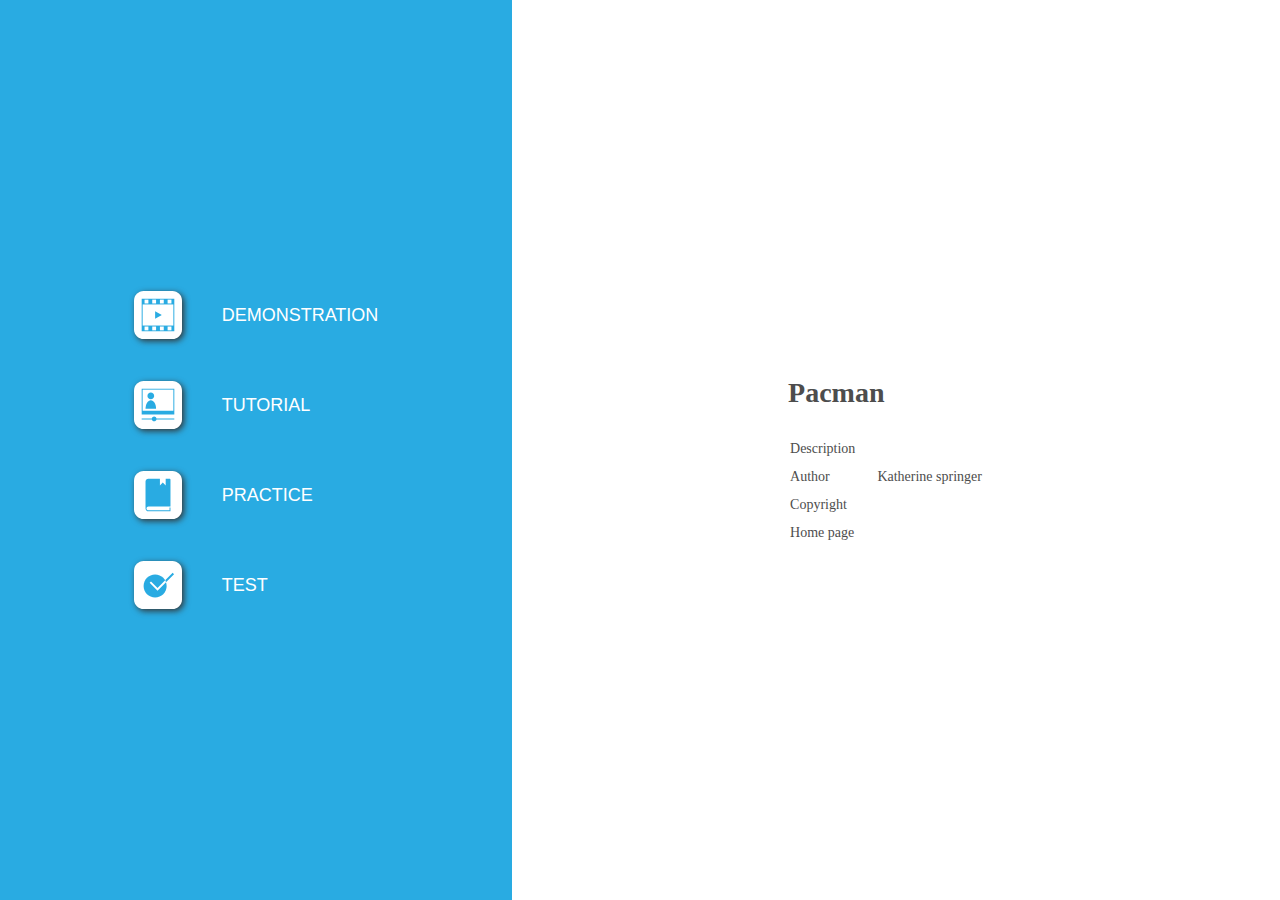
<file: index.html>
﻿<!DOCTYPE html>
<html lang="en-US" dir="ltr">
<head>
	<title>Pacman</title>
	<meta http-equiv="X-UA-Compatible" content="IE=Edge,chrome=1" />
	<meta http-equiv="Content-Type" content="text/html; charset=utf-8"/>
	<meta name="generator" content="ActivePresenter 9.0.7"/>
	<meta name="author" content="Katherine springer" />
	<meta name="copyright" content=" " />
	<meta name="description" content=""/>
	<meta name="viewport" content="initial-scale=1.0">
	<meta name="apple-mobile-web-app-capable" content="yes">

	<style>
		body {
			background-color: #ffffff;
			color: #4d4d4d;
			font-family: "Verdana";
			margin: 0px;
			padding: 0px;
			display: flex;
			flex-direction: row;
			min-height: 100vh;
		}
		.ap-mode-buttons-container {
			background-color: #29abe2;
			min-height: 100%;
			flex: 2;
			display: flex;
			justify-content: center;
			align-items: center;
		}
		.ap-mode-buttons {
			background-color: #29abe2;
			display: flex;
			flex-direction: column;
			align-items: flex-start;
			max-width: 100%;
		}
		.ap-mode-button {
			background-color: transparent;
			color: #ffffff;
			border: none;
			margin: 10px;
			text-transform: uppercase;
			display: flex;
			flex-direction: row;
			align-items: center;
		}
		.ap-project-information-container {
			min-height: 100%;
			flex: 3;
			display: flex;
			justify-content: center;
			align-items: center;
		}
		.ap-project-information {
			font-size: 14px;
		}

		.ap-mode-button svg {
			width: 48px;
			height: 48px;
			margin: 10px 20px 10px 20px;
			display: inline-block;
			filter: drop-shadow(2px 2px 3px #333333);
		}

		.ap-mode-button {
		}

		.ap-mode-button:hover {
			background-color: rgba(255, 255, 255, 0.2);
		}

		.ap-mode-button span {
			margin: 10px 20px 10px 20px;
			font-size: 18px;
		}

		h1 {
			font-size: 28px;
			font-weight: bold;
			margin: 25px 0px 25px 0px;
		}

		.ap-project-information td {
			padding: 5px 20px 5px 0px;
		}

		a:link {color:#4d4d4d; text-decoration:none;}
		a:visited {color:#4d4d4d; text-decoration:none}
		a:active {color:#4d4d4d; text-decoration:none}
		a:hover {color:#4d4d4d; text-decoration:none}
		
		@media (max-width: 1024px) and (orientation: portrait) {
			body {
				flex-direction: column;
			}
			.ap-mode-buttons-container {
				width: 100%;
				flex: 3;
			}
			.ap-project-information-container {
				width: 100%;
				flex: 2;
			}
		}
		
		@media (max-width: 640px) and (max-height: 640px) {
			.ap-mode-button svg {
				width: 32px;
				height: 32px;
			}
			.ap-mode-button span {
				margin: 5px 10px 5px 10px;
				font-size: 14px;
			}
			.ap-project-information {
				font-size: 12px;
			}
		}

	</style>

	<script type="text/javascript">
		var language = {"OpenPrezError":"Could not open presentation.\nError: ","TestIntro":"Choose this mode to do a test","TutorialIntro":"Tutorial mode","Practice":"Practice","PracticeIntro":"Choose this mode to practise more","Tutorial":"Tutorial","Homepage":"Home page","Copyright":"Copyright","DemoIntro":"Play presentation automatically","Test":"Test","Demo":"Demonstration","Author":"Author","Description":"Description"};
		var PlayModes = {
			DEMO: 1,
			TUT: 2,
			PRAC: 4,
			TEST: 8
		};

		var opmodes = 15;
		function openPrez(url, mode) {
			var fullUrl = '' + url;
			try {
				var margin = 40;
				var top = margin,
					left = margin,
					width = screen.availWidth - 2 * margin,
					height = screen.availHeight - 4 * margin;
				var styles = 'top=' + top + ',left=' + left + ',width=' + width + ',height=' + height
					+ ',location=no,toolbar=no,directories=no,status=no,menubar=no,scrollbars=yes,resizable=yes';
				var owin = window.open(encodeURI(fullUrl), '_blank', styles);
				if (owin)
					owin.focus();
			}
			catch (e) {
				alert(language.OpenPrezError + e);
			}
			return false;
		};
		function setElementText(id, text) {
			document.getElementById(id).innerHTML = text;
		}
		function setElementTitle(id, text) {
			document.getElementById(id).setAttribute('title', text);
		}
		function hideElement(id) {
			document.getElementById(id).style.display = 'none';
		}
	</script>
</head>

<body>
	<div class="ap-mode-buttons-container">
		<div class="ap-mode-buttons">
			<button id="ap-mode-demo" class="ap-mode-button" onclick="openPrez('demo.html')">
				<svg version="1.1" id="Layer_1" xmlns="http://www.w3.org/2000/svg" xmlns:xlink="http://www.w3.org/1999/xlink" x="0px" y="0px" viewBox="0 0 50 50" style="enable-background:new 0 0 50 50;" xml:space="preserve">
					<style type="text/css">
						.st0{fill:#FFFFFF;}
						.st1{fill:#29ABE2;}
					</style>
					<path class="st0" d="M40,50H10C4.48,50,0,45.52,0,40l0-30C0,4.48,4.48,0,10,0l30,0c5.52,0,10,4.48,10,10v30C50,45.52,45.52,50,40,50z"/>
					<rect x="8" y="8" transform="matrix(-1.836970e-16 1 -1 -1.836970e-16 50 3.552714e-15)" class="st1" width="34" height="34"/>
					<rect x="14" y="9" transform="matrix(-1.836970e-16 1 -1 -1.836970e-16 50 3.552714e-15)" class="st0" width="22" height="32"/>
					<rect x="35" y="9" transform="matrix(-1.836970e-16 1 -1 -1.836970e-16 48 -26)" class="st0" width="4" height="4"/>
					<rect x="35" y="37" transform="matrix(-1.836970e-16 1 -1 -1.836970e-16 76 2)" class="st0" width="4" height="4"/>
					<rect x="27" y="9" transform="matrix(-1.836970e-16 1 -1 -1.836970e-16 40 -18)" class="st0" width="4" height="4"/>
					<rect x="27" y="37" transform="matrix(-1.836970e-16 1 -1 -1.836970e-16 68 10)" class="st0" width="4" height="4"/>
					<rect x="19" y="9" transform="matrix(-1.836970e-16 1 -1 -1.836970e-16 32 -10)" class="st0" width="4" height="4"/>
					<rect x="19" y="37" transform="matrix(-1.836970e-16 1 -1 -1.836970e-16 60 18)" class="st0" width="4" height="4"/>
					<rect x="11" y="9" transform="matrix(-1.836970e-16 1 -1 -1.836970e-16 24 -2)" class="st0" width="4" height="4"/>
					<rect x="11" y="37" transform="matrix(-1.836970e-16 1 -1 -1.836970e-16 52 26)" class="st0" width="4" height="4"/>
					<polygon class="st1" points="22,21 29,25 22,29 "/>
				</svg>

				<span id="ap-label-mode-demo">Demonstration</span>
			</button>
			<button id="ap-mode-tutorial" class="ap-mode-button" onclick="openPrez('tutorial.html')">
				<svg version="1.1" id="Layer_1" xmlns="http://www.w3.org/2000/svg" xmlns:xlink="http://www.w3.org/1999/xlink" x="0px" y="0px" viewBox="0 0 50 50" style="enable-background:new 0 0 50 50;" xml:space="preserve">
				<style type="text/css">
					.st0{fill:#FFFFFF;}
					.st1{fill:#29ABE2;}
				</style>
				<path class="st0" d="M40,50H10C4.48,50,0,45.52,0,40l0-30C0,4.48,4.48,0,10,0l30,0c5.52,0,10,4.48,10,10v30C50,45.52,45.52,50,40,50z"/>
				<rect x="11.5" y="4.5" transform="matrix(-1.836970e-16 1 -1 -1.836970e-16 46.5 -3.5)" class="st1" width="27" height="34"/>
				<path class="st1" d="M42,39H23.45c-0.23-1.14-1.24-2-2.45-2s-2.22,0.86-2.45,2H8v1h10.55c0.23,1.14,1.24,2,2.45,2s2.22-0.86,2.45-2 H42V39z"/>
				<rect x="14" y="4" transform="matrix(-1.836970e-16 1 -1 -1.836970e-16 45 -5)" class="st0" width="22" height="32"/>
				<path class="st1" d="M17.5,19L17.5,19c-1.93,0-3.5-1.57-3.5-3.5v0c0-1.93,1.57-3.5,3.5-3.5h0c1.93,0,3.5,1.57,3.5,3.5v0 C21,17.43,19.43,19,17.5,19z"/>
				<path class="st1" d="M12,29c0-4.97,2.46-9,5.5-9s5.5,4.03,5.5,9H12z"/>
				</svg>

				<span id="ap-label-mode-tutorial">Tutorial</span>
			</button>
			<button id="ap-mode-practice" class="ap-mode-button" onclick="openPrez('practice.html')">
				<svg version="1.1" id="Layer_1" xmlns="http://www.w3.org/2000/svg" xmlns:xlink="http://www.w3.org/1999/xlink" x="0px" y="0px" viewBox="0 0 50 50" style="enable-background:new 0 0 50 50;" xml:space="preserve">
				<style type="text/css">
					.st0{fill:#FFFFFF;}
					.st1{fill:#29ABE2;}
				</style>
				<path class="st0" d="M40,50H10C4.48,50,0,45.52,0,40l0-30C0,4.48,4.48,0,10,0l30,0c5.52,0,10,4.48,10,10v30C50,45.52,45.52,50,40,50z"/>
				<path class="st1" d="M15.08,37H38V9c0-0.55-0.45-1-1-1h-4v7l-3-3l-3,3V8H15c-1.66,0-3,1.34-3,3v28c0,1.66,1.34,3,3,3h22h1v-1v-3h-1 v3H15.08C13.93,41,13,40.1,13,39C13,37.9,13.93,37,15.08,37z"/>
				</svg>

				<span id="ap-label-mode-practice">Practice</span>
			</button>
			<button id="ap-mode-test" class="ap-mode-button" onclick="openPrez('test.html')">
				<svg version="1.1" id="Layer_1" xmlns="http://www.w3.org/2000/svg" xmlns:xlink="http://www.w3.org/1999/xlink" x="0px" y="0px" viewBox="0 0 50 50" style="enable-background:new 0 0 50 50;" xml:space="preserve">
					<style type="text/css">
						.st0{fill:#FFFFFF;}
						.st1{fill:#29ABE2;}
					</style>
					<path class="st0" d="M40,50H10C4.48,50,0,45.52,0,40l0-30C0,4.48,4.48,0,10,0l30,0c5.52,0,10,4.48,10,10v30C50,45.52,45.52,50,40,50z"/>
					<path class="st1" d="M10,26L10,26c0-6.63,5.37-12,12-12h0c6.63,0,12,5.37,12,12v0c0,6.63-5.37,12-12,12h0C15.37,38,10,32.63,10,26z"/>
					<path class="st1" d="M41.71,13.71l-1.41-1.41l-7.83,7.83c0.35,0.62,0.64,1.27,0.87,1.95L41.71,13.71z"/>
					<path class="st0" d="M17.71,21.29l-1.41,1.41l8.21,8.21l8.83-8.83c-0.24-0.68-0.53-1.34-0.87-1.95l-7.96,7.96L17.71,21.29z"/>
				</svg>

				<span id="ap-label-mode-test">Test</span>
			</button>
		</div>
	</div>

	<div class="ap-project-information-container">
		<div class="ap-project-information">
			<h1>Pacman</h1>
			<table>
				<tr>
					<td id="ap-label-description">Description</td>
					<td></td>
				</tr>
				<tr>
					<td id="ap-label-author">Author</td>
					<td>Katherine springer</td>
				</tr>
				<tr>
					<td id="ap-label-copyright">Copyright</td>
					<td></td>
				</tr>
				<tr>
					<td id="ap-label-homepage">Homepage</td>
					<td><a href="" target="_blank"></a></td>
				</tr>
			</table>
		</div>
	</div>

	<script>
		if (language) {
			setElementText("ap-label-mode-demo", language.Demo);
			setElementText("ap-label-mode-tutorial", language.Tutorial);
			setElementText("ap-label-mode-practice", language.Practice);
			setElementText("ap-label-mode-test", language.Test);

			setElementTitle("ap-mode-demo", language.DemoIntro);
			setElementTitle("ap-mode-tutorial", language.TutorialIntro);
			setElementTitle("ap-mode-practice", language.PracticeIntro);
			setElementTitle("ap-mode-test", language.TestIntro);

			setElementText("ap-label-description", language.Description);
			setElementText("ap-label-author", language.Author);
			setElementText("ap-label-copyright", language.Copyright);
			setElementText("ap-label-homepage", language.Homepage);
		}

		if (opmodes){
			if ((PlayModes.DEMO & opmodes) != PlayModes.DEMO)
				hideElement("ap-mode-demo");
			if ((PlayModes.TUT & opmodes) != PlayModes.TUT)
				hideElement("ap-mode-tutorial");
			if ((PlayModes.PRAC & opmodes) != PlayModes.PRAC)
				hideElement("ap-mode-practice");
			if ((PlayModes.TEST & opmodes) != PlayModes.TEST)
				hideElement("ap-mode-test");
		}
	</script>
</body>
</html>
</file>
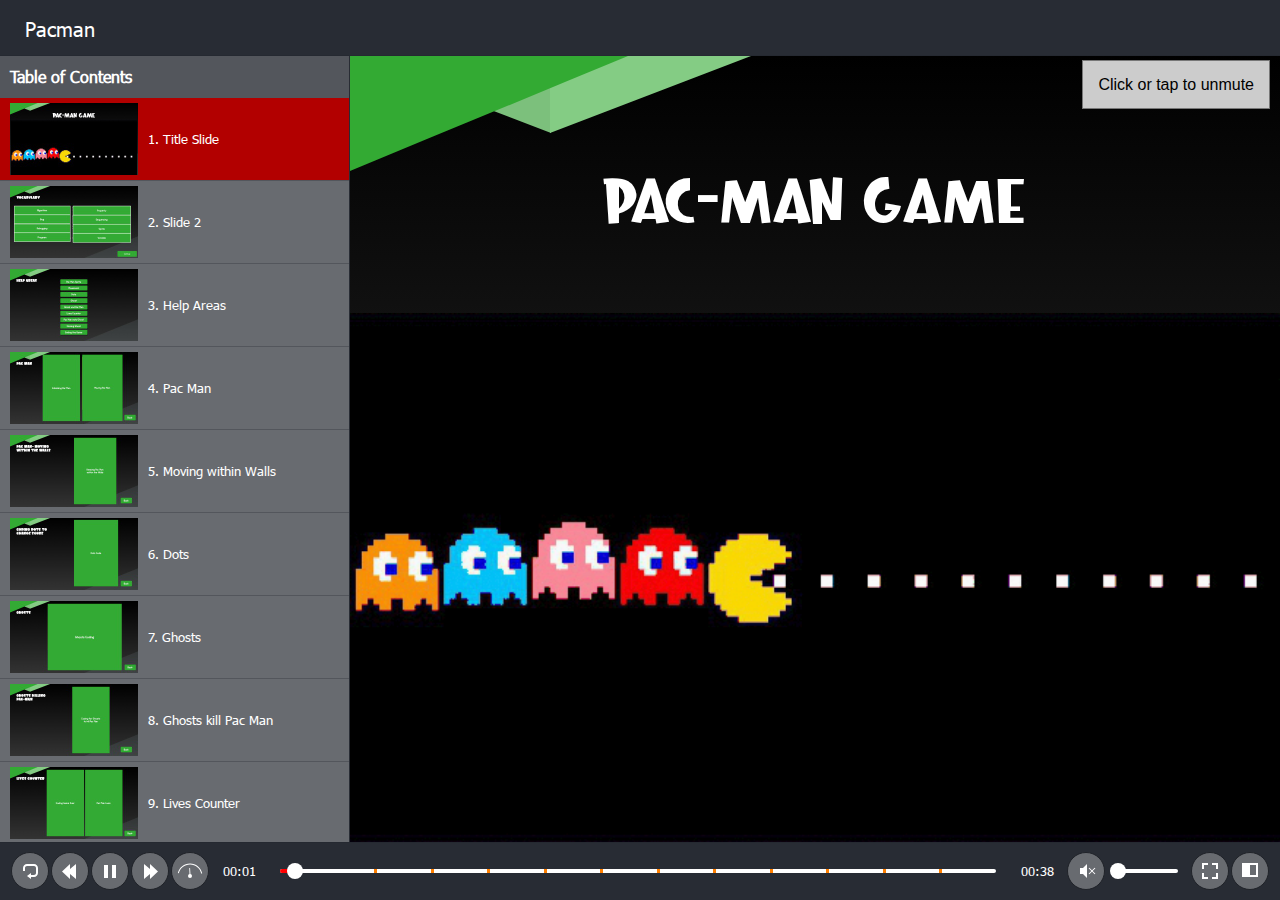
<file: demo.html>
﻿<!DOCTYPE html>
<html lang="en-US" dir="ltr">
<head>
	<title>Pacman</title>
	<meta http-equiv="X-UA-Compatible" content="IE=Edge,chrome=1" />
	<meta http-equiv="Content-Type" content="text/html; charset=utf-8"/>
	<meta name="generator" content="ActivePresenter 9.0.7"/>
	<meta name="author" content="Katherine springer" />
	<meta name="description" content=""/>
	<meta name="copyright" content=" " />
	<meta name="viewport" content="width=device-width, initial-scale=1.0">
	<meta name="apple-mobile-web-app-capable" content="yes">
	<style>
		html {
			height: 100%;
		}
		body {
			height: 100%;
			margin: 0;
			padding: 0;
		}
		.ap-prez-container {
			position: relative;
			height: 100%;
			overflow: hidden;
			outline: none;
		}
	</style>
	<link rel="stylesheet" type="text/css" href="player/rlplayer.css" />
	<script type="text/javascript" src="player/rlplayer.js"></script>
	<script type="text/javascript" src="player/rlplayer.lang.en-US.js"></script>
	
	
	
	
	

</head>
<body>
	<div id="VAmnyjyG" class="ap-prez-container" lang="en-US" dir="ltr">
		<script type="text/javascript">
			AtomiAP.open("rlprez.js", "VAmnyjyG", {
				playMode: "Demo",
				preloader: {zIndex: 2,diameter: 60,density: 9,range: 1000,speed: 1,color:'#2090E6',shape:'oval'}
			});
		</script>
	</div>
</body>
</html>
</file>
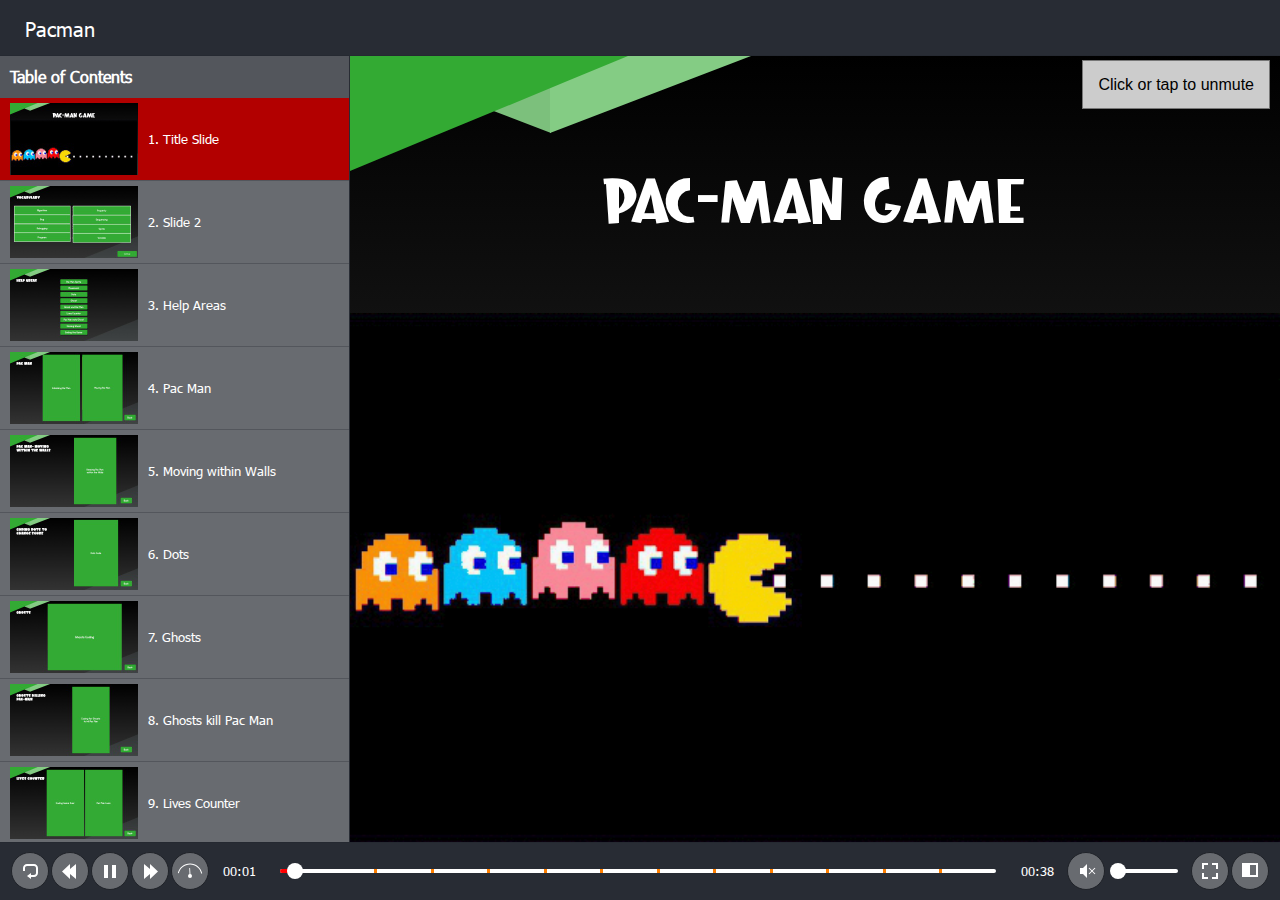
<file: practice.html>
﻿<!DOCTYPE html>
<html lang="en-US" dir="ltr">
<head>
	<title>Pacman</title>
	<meta http-equiv="X-UA-Compatible" content="IE=Edge,chrome=1" />
	<meta http-equiv="Content-Type" content="text/html; charset=utf-8"/>
	<meta name="generator" content="ActivePresenter 9.0.7"/>
	<meta name="author" content="Katherine springer" />
	<meta name="description" content=""/>
	<meta name="copyright" content=" " />
	<meta name="viewport" content="width=device-width, initial-scale=1.0">
	<meta name="apple-mobile-web-app-capable" content="yes">
	<style>
		html {
			height: 100%;
		}
		body {
			height: 100%;
			margin: 0;
			padding: 0;
		}
		.ap-prez-container {
			position: relative;
			height: 100%;
			overflow: hidden;
			outline: none;
		}
	</style>
	<link rel="stylesheet" type="text/css" href="player/rlplayer.css" />
	<script type="text/javascript" src="player/rlplayer.js"></script>
	<script type="text/javascript" src="player/rlplayer.lang.en-US.js"></script>
	
	
	
	
	

</head>
<body>
	<div id="VAmnyjyG" class="ap-prez-container" lang="en-US" dir="ltr">
		<script type="text/javascript">
			AtomiAP.open("rlprez.js", "VAmnyjyG", {
				playMode: "Practice",
				preloader: {zIndex: 2,diameter: 60,density: 9,range: 1000,speed: 1,color:'#2090E6',shape:'oval'}
			});
		</script>
	</div>
</body>
</html>
</file>
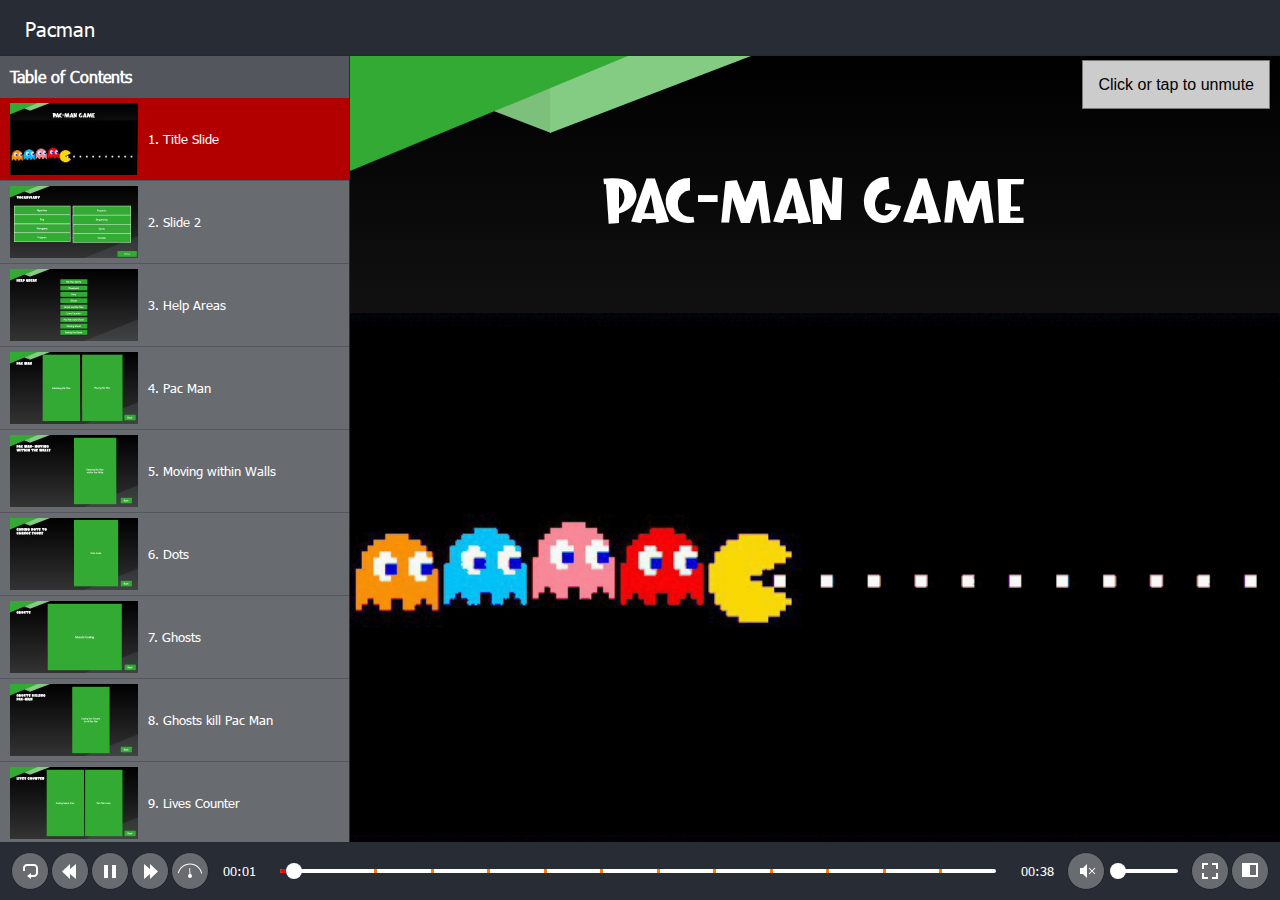
<file: test.html>
﻿<!DOCTYPE html>
<html lang="en-US" dir="ltr">
<head>
	<title>Pacman</title>
	<meta http-equiv="X-UA-Compatible" content="IE=Edge,chrome=1" />
	<meta http-equiv="Content-Type" content="text/html; charset=utf-8"/>
	<meta name="generator" content="ActivePresenter 9.0.7"/>
	<meta name="author" content="Katherine springer" />
	<meta name="description" content=""/>
	<meta name="copyright" content=" " />
	<meta name="viewport" content="width=device-width, initial-scale=1.0">
	<meta name="apple-mobile-web-app-capable" content="yes">
	<style>
		html {
			height: 100%;
		}
		body {
			height: 100%;
			margin: 0;
			padding: 0;
		}
		.ap-prez-container {
			position: relative;
			height: 100%;
			overflow: hidden;
			outline: none;
		}
	</style>
	<link rel="stylesheet" type="text/css" href="player/rlplayer.css" />
	<script type="text/javascript" src="player/rlplayer.js"></script>
	<script type="text/javascript" src="player/rlplayer.lang.en-US.js"></script>
	
	
	
	
	

</head>
<body>
	<div id="VAmnyjyG" class="ap-prez-container" lang="en-US" dir="ltr">
		<script type="text/javascript">
			AtomiAP.open("rlprez.js", "VAmnyjyG", {
				playMode: "Test",
				preloader: {zIndex: 2,diameter: 60,density: 9,range: 1000,speed: 1,color:'#2090E6',shape:'oval'}
			});
		</script>
	</div>
</body>
</html>
</file>
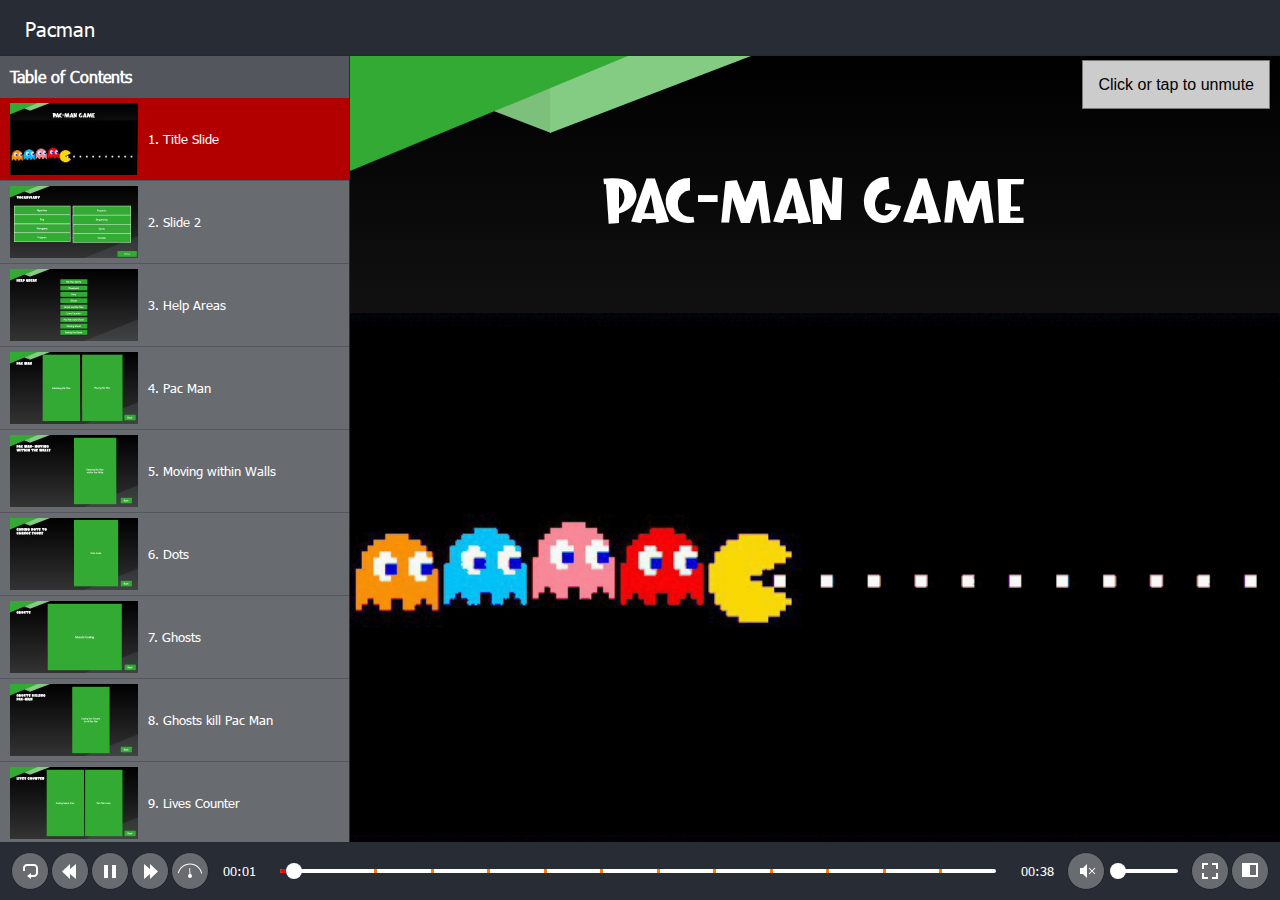
<file: tutorial.html>
﻿<!DOCTYPE html>
<html lang="en-US" dir="ltr">
<head>
	<title>Pacman</title>
	<meta http-equiv="X-UA-Compatible" content="IE=Edge,chrome=1" />
	<meta http-equiv="Content-Type" content="text/html; charset=utf-8"/>
	<meta name="generator" content="ActivePresenter 9.0.7"/>
	<meta name="author" content="Katherine springer" />
	<meta name="description" content=""/>
	<meta name="copyright" content=" " />
	<meta name="viewport" content="width=device-width, initial-scale=1.0">
	<meta name="apple-mobile-web-app-capable" content="yes">
	<style>
		html {
			height: 100%;
		}
		body {
			height: 100%;
			margin: 0;
			padding: 0;
		}
		.ap-prez-container {
			position: relative;
			height: 100%;
			overflow: hidden;
			outline: none;
		}
	</style>
	<link rel="stylesheet" type="text/css" href="player/rlplayer.css" />
	<script type="text/javascript" src="player/rlplayer.js"></script>
	<script type="text/javascript" src="player/rlplayer.lang.en-US.js"></script>
	
	
	
	
	

</head>
<body>
	<div id="VAmnyjyG" class="ap-prez-container" lang="en-US" dir="ltr">
		<script type="text/javascript">
			AtomiAP.open("rlprez.js", "VAmnyjyG", {
				playMode: "Tutorial",
				preloader: {zIndex: 2,diameter: 60,density: 9,range: 1000,speed: 1,color:'#2090E6',shape:'oval'}
			});
		</script>
	</div>
</body>
</html>
</file>
<file: player/rlplayer.css>
/*!
 * Copyright (c) Atomi Systems, Inc. All rights reserved.
 * Version: 9.0.7
 * Date: 2023.03.15
 */
.ap-no-select {
	-webkit-touch-callout: none; /* iOS Safari */
	-webkit-user-select: none; /* Safari */
	 -khtml-user-select: none; /* Konqueror HTML */
	   -moz-user-select: none; /* Firefox */
		-ms-user-select: none; /* Internet Explorer/Edge */
			user-select: none; /* Non-prefixed version, currently
								  supported by Chrome and Opera */
	cursor: default;
}

video::-webkit-media-controls { /* hide media controls by default */
	display:none !important;
}

.ap-floating-button {
	display: none;
}

@media only screen and (max-height: 415px) {
	.ap-auto-hide {
		display: none !important;
	}
	.ap-floating-button {
		position: absolute !important;
		width: 25px;
		height: 25px;
		background-color: rgba(233, 233, 233, 0.8);;
		border: 4px solid rgba(40, 44, 52, 0.5);
		border-radius: 50%;
		z-index: 2000;
		display: flex !important;
		align-items: center;
		justify-content: center;
	}

	.ap-floating-button > div {
		width: 17px;
		height: 17px;
		border-radius: 50%;
		background-color: rgba(255, 255, 255, 0.8);
	}
}

.ap-fullscreen {
	position: absolute;
	left: 0 !important;
	top: 0 !important;
	width: 100% !important;
	height: 100% !important;
}
.ap-prez-container *:focus {
	outline: none;
}

.ap-prez-container[data-mode='1'] {
	background-color: rgb(233, 233, 234);
}

.ap-prez-container[data-mode='2'] {
	background-color: rgb(233, 233, 234);
}

.ap-prez-container[data-mode='3'] {
	background-color: rgb(233, 233, 234);
}

.ap-prez-container[data-mode='4'] {
	background-color: rgb(233, 233, 234);
}

/* Styling scrollbar - webkit only */
.ap-prez-container ::-webkit-scrollbar {
	width: 14px; /* Should greater than or equal 14px, otherwise horizontal scrollbar will display incorrectly*/
	height: 14px;
}

.ap-prez-container ::-webkit-scrollbar-track {
    background: #f1f1f1;
}

.ap-prez-container ::-webkit-scrollbar-thumb {
	background: #888;
	border-radius: 7px;
}

.ap-prez-container ::-webkit-scrollbar-thumb:hover {
	background: #555;
}

.ap-content-area {
	position: absolute;
	background-color: rgb(224, 224, 224);
	padding: 20px;
}

.ap-prez-container[data-mode='1'] .ap-content-area{
	background-color: rgb(233, 233, 234);
	padding: 0px;
}

.ap-prez-container[data-mode='2'] .ap-content-area{
	background-color: rgb(233, 233, 234);
	padding: 0px;
}

.ap-prez-container[data-mode='3'] .ap-content-area{
	background-color: rgb(233, 233, 234);
	padding: 0px;
}

.ap-prez-container[data-mode='4'] .ap-content-area{
	background-color: rgb(233, 233, 234);
	padding: 0px;
}

.ap-side-bar {
	position: absolute;
	width: 350px;
	display: flex;
	flex-direction: column;
	background-color: rgb(32, 32, 32);
	font-size: 14px;
	font-family: Tahoma;
	border-radius: 0px;
	overflow-x: hidden;
	overflow-y: auto;
	z-index: 3;
}

.ap-side-bar[collapse='true'] {
	width: 0px !important;
	background-color: rgba(0, 0, 0, 0) !important;
}

.ap-prez-container[data-mode='1'] .ap-side-bar{
	width: 350px;
	color: rgb(255, 255, 255);
	font-family: Tahoma;
	font-size: 13px;
	background-color: rgb(40, 44, 52);
}

.ap-prez-container[data-mode='2'] .ap-side-bar{
	width: 350px;
	color: rgb(255, 255, 255);
	font-family: Tahoma;
	font-size: 13px;
	background-color: rgb(40, 44, 52);
}

.ap-prez-container[data-mode='3'] .ap-side-bar{
	width: 350px;
	color: rgb(255, 255, 255);
	font-family: Tahoma;
	font-size: 13px;
	background-color: rgb(40, 44, 52);
}

.ap-prez-container[data-mode='4'] .ap-side-bar{
	width: 350px;
	color: rgb(255, 255, 255);
	font-family: Tahoma;
	font-size: 13px;
	background-color: rgb(40, 44, 52);
}

.ap-side-bar-expand {
	position: absolute;
	display: none;
	width: 8px;
	height: 130px;
	top: 50%;
	z-index: 4;
	background-color: rgba(255, 255, 255, 0.6);
	box-shadow: 0px 0px 15px rgba(0, 0, 0, 0.3);
}

.ap-side-bar-expand[sidebar-show='false'] {
	display: none !important;
}

.ap-side-bar-expand[icon-type='right'] {
	border-radius: 0 16px 16px 0 !important;
}

.ap-side-bar-expand[icon-type='left'] {
	border-radius: 16px 0 0 16px !important;
}

.ap-side-bar-expand[data-value='true'][icon-type='left'] {
	transform: translateY(-50%) translateX(-100%);
}

.ap-side-bar-expand[data-value='true'][icon-type='right'] {
	transform: translateY(-50%);
}

.ap-side-bar-expand[data-value='false'][icon-type='right'] {
	left: 0;
	transform: translateY(-50%);
}

.ap-side-bar-expand[data-value='false'][icon-type='left'] {
	right: 0;
	transform: translateY(-50%);
}

.ap-presenter-info {
	display: flex;
	flex-direction: column;
	flex-shrink: 0;
	min-height: 1px; /*IE11*/
	margin-right: 1px;
}

.ap-presenter-info .ap-company-logo {
	display: block;
	width: 100%;
	min-height: 1px; /*IE11*/
}

.ap-presenter-info .ap-company-logo > img {
	display: block;
	margin: auto;
	max-width: 100%;
}

.ap-presenter-info .ap-presenter-image {
	display: block;
	width: 100%;
	min-height: 1px; /*IE11*/
}
.ap-presenter-info .ap-presenter-image > img {
	display: block;
	margin: auto;
	max-width: 100%;
	border-bottom: 1px solid rgb(127, 127, 127);
}
.ap-prez-container[data-mode='1'] .ap-presenter-info .ap-presenter-image > img {
	border-bottom-color: rgb(83, 86, 92);
}
.ap-prez-container[data-mode='2'] .ap-presenter-info .ap-presenter-image {
	border-bottom-color: rgb(83, 86, 92);
}
.ap-prez-container[data-mode='3'] .ap-presenter-info .ap-presenter-image {
	border-bottom-color: rgb(83, 86, 92);
}
.ap-prez-container[data-mode='4'] .ap-presenter-info .ap-presenter-image {
	border-bottom-color: rgb(83, 86, 92);
}

.ap-presenter-info .ap-presenter-video {
	display: block;
	max-width: 100%;
	min-height: 1px; /*IE11*/
	border-bottom: 1px solid rgb(127, 127, 127);
}
.ap-prez-container[data-mode='1'] .ap-presenter-info .ap-presenter-video {
	border-bottom-color: rgb(83, 86, 92);
}
.ap-prez-container[data-mode='2'] .ap-presenter-info .ap-presenter-video {
	border-bottom-color: rgb(83, 86, 92);
}
.ap-prez-container[data-mode='3'] .ap-presenter-info .ap-presenter-video {
	border-bottom-color: rgb(83, 86, 92);
}
.ap-prez-container[data-mode='4'] .ap-presenter-info .ap-presenter-video {
	border-bottom-color: rgb(83, 86, 92);
}
.ap-presenter-info .ap-presenter-video > video {
	display: block;
	margin: auto;
	max-width: 100%;
	max-height: 100%;
}

.ap-presenter-info .ap-presenter-name {
	padding: 10px 5px 5px 5px;
	text-align: center;
	font-weight: bold;
	font-size: 120%;
}

.ap-presenter-info .ap-presenter-desc {
	padding: 5px 5px 10px 5px;
	text-align: center;
	overflow: auto;
}

.ap-stage {
	width: 100%;
	height: 100%;
	position: absolute;
	text-decoration-skip-ink: none; /* Chrome only */
}

.ap-canvas {
	position: absolute;
	-webkit-overflow-scrolling: touch;
}

.ap-prez-state-btn {
	position: absolute;
	left: 50%;
	top: 50%;
	transform: translate(-50%, -50%) scale(0.1, 0.1);
	z-index: 1000;
	width: 128px;
	height: 128px;
	background-color: rgba(127, 127, 127, 0.5);
	transition: all 1.5s;
}

.ap-prez-state-btn[data-animating='false'] {
	opacity: 1;
	transform: translate(-50%, -50%) scale(0.1, 0.1);
}

.ap-prez-state-btn[data-animating='true'] {
	opacity: 0;
	transform: translate(-50%, -50%) scale(1, 1);
}

.ap-prez-state-btn svg {
	position: absolute;
	left: 50%;
	top: 50%;
	transform: translate(-50%, -50%) scale(3, 3);
}

.ap-prez-state-btn svg * {
	fill: rgb(255, 255, 255);
}

.ap-child-expand {
	position: absolute;
	top: 0px;
	left: 0px;
	width: 100%;
	height: 100%;
}
/* drop holder in sequence question */
.ap-ctrl-drop-placeholder {
	-webkit-box-shadow:inset 0px 0px 0px 2px yellow;
	-moz-box-shadow:inset 0px 0px 0px 2px yellow;
	box-shadow:inset 0px 0px 0px 2px yellow;
}

.ap-ctrl-dragsource-hilight,
.ap-ctrl-droptarget-hilight {
	outline: 2px solid yellow;
	outline-offset: 2px;
}
/*------------------------ Popup ------------------------*/
.ap-popup {
	top: 0;
	left: 0;
	z-index: 10;
	text-align: left;
	position: relative;
	border: 10px solid;
	width: 370px;
	padding: 10px;
	background-clip: padding-box;
	box-shadow: 0 4px 8px 0 rgba(0, 0, 0, 0.86), 0 6px 20px 0 rgba(0, 0, 0, 0.9);
}

.ap-prez-container[data-mode='1'] .ap-popup {
	font-family: Tahoma;
	font-size: 13px;
	color: rgb(255, 255, 255);
	background-color: rgb(40, 44, 52);
	border-color: rgb(32, 35, 41);
}

.ap-prez-container[data-mode='2'] .ap-popup {
	font-family: Tahoma;
	font-size: 13px;
	color: rgb(255, 255, 255);
	background-color: rgb(40, 44, 52);
	border-color: rgb(32, 35, 41);
}

.ap-prez-container[data-mode='3'] .ap-popup {
	font-family: Tahoma;
	font-size: 13px;
	color: rgb(255, 255, 255);
	background-color: rgb(40, 44, 52);
	border-color: rgb(32, 35, 41);
}

.ap-prez-container[data-mode='4'] .ap-popup {
	font-family: Tahoma;
	font-size: 13px;
	color: rgb(255, 255, 255);
	background-color: rgb(40, 44, 52);
	border-color: rgb(32, 35, 41);
}

.ap-popup .ap-popup-footer {
	border-top: 1px solid #DDDDDD;
	padding-top: 5px;
	margin-top: 10px;
	text-align: right;
}

.ap-popup .ap-popup-close {
	position: relative;
	display: inline-block;
	width: 20px;
	height: 20px;
	overflow: hidden;
}

.ap-popup .ap-popup-close::before {
	height: 8px;
	margin-top: -4px;
	transform: rotate(45deg);
	content: '';
	position: absolute;
	height: 3px;
	width: 100%;
	top: 50%;
	left: 0;
	margin-top: -1px;
}

.ap-prez-container[data-mode='1'] .ap-popup .ap-popup-close::before {
	background: rgb(255, 255, 255);
}

.ap-prez-container[data-mode='2'] .ap-popup .ap-popup-close::before {
	background: rgb(255, 255, 255);
}

.ap-prez-container[data-mode='3'] .ap-popup .ap-popup-close::before {
	background: rgb(255, 255, 255);
}

.ap-prez-container[data-mode='4'] .ap-popup .ap-popup-close::before {
	background: rgb(255, 255, 255);
}

.ap-popup .ap-popup-close::after {
	height: 8px;
	margin-top: -4px;
	transform: rotate(-45deg);
	content: '';
	position: absolute;
	height: 3px;
	width: 100%;
	top: 50%;
	left: 0;
	margin-top: -1px;
}

.ap-prez-container[data-mode='1'] .ap-popup .ap-popup-close::after {
	background: rgb(255, 255, 255);
}

.ap-prez-container[data-mode='2'] .ap-popup .ap-popup-close::after {
	background: rgb(255, 255, 255);
}

.ap-prez-container[data-mode='3'] .ap-popup .ap-popup-close::after {
	background: rgb(255, 255, 255);
}

.ap-prez-container[data-mode='4'] .ap-popup .ap-popup-close::after {
	background: rgb(255, 255, 255);
}

.ap-popup-overlay {
	position: absolute;
	top: 0px;
	left: 0px;
	height:100%;
	width:100%;
}

.ap-popup-hide {
	z-index:-10;
}

.ap-popup-overlayBG {
	background-color: #000;
	opacity: 0.5;
	z-index: 9;
}

.ap-popup *:focus {
	outline: #808080 dotted 1px;
}

#UnmuteHint {
	position:absolute;
	top:20px;
	left:0px;
	width:100%;
	height:auto;
	z-index:8;
	pointer-events:none;
	text-align:right;
	background-color:none;
}

#UnmuteHint > span {
	background-color:rgba(255, 255, 255, 0.8);
	padding:15px;
	font-size:16px;
	font-family:Arial;
	border: 1px solid #777777;
	margin:10px;
}

/* attached resources */
.ap-resources-container {
	flex: 1;
	display: flex;
	flex-direction: column;
	margin: 1px;
	font-size: 13px;
	font-family: Tahoma;
	background-color: rgb(32, 32, 32);
	color: rgb(255, 255, 255);
	min-height: 0; /* Edge, FF issue */
}

.ap-prez-container > .ap-resources-container {
	border: 1px solid rgb(127, 127, 127);
	box-shadow: 0px 0px 15px rgba(0, 0, 0, 0.3);
	margin: 15px;
	z-index: 5;
}

.ap-prez-container[data-mode='1'] .ap-resources-container {
	font-size: 13px;
	font-family: Tahoma;
	background-color: rgb(40, 44, 52);
	color: rgb(255, 255, 255);
	border-color: rgb(32, 35, 41);
}

.ap-prez-container[data-mode='2'] .ap-resources-container {
	font-size: 13px;
	font-family: Tahoma;
	background-color: rgb(40, 44, 52);
	color: rgb(255, 255, 255);
	border-color: rgb(32, 35, 41);
}

.ap-prez-container[data-mode='3'] .ap-resources-container {
	font-size: 13px;
	font-family: Tahoma;
	background-color: rgb(40, 44, 52);
	color: rgb(255, 255, 255);
	border-color: rgb(32, 35, 41);
}

.ap-prez-container[data-mode='4'] .ap-resources-container {
	font-size: 13px;
	font-family: Tahoma;
	background-color: rgb(40, 44, 52);
	color: rgb(255, 255, 255);
	border-color: rgb(32, 35, 41);
}

.ap-resources-container *:focus {
	outline: #808080 dotted 1px;
}

.ap-resources-pane-header {
	flex: none;
	border-bottom: 1px solid rgb(127, 127, 127);
	display: flex;
	flex-direction: row;
	padding: 10px;
}
.ap-prez-container[data-mode='1'] .ap-resources-pane-header {
	border-bottom-color: rgb(83, 86, 92);
}
.ap-prez-container[data-mode='2'] .ap-resources-pane-header {
	border-bottom-color: rgb(83, 86, 92);
}
.ap-prez-container[data-mode='3'] .ap-resources-pane-header {
	border-bottom-color: rgb(83, 86, 92);
}
.ap-prez-container[data-mode='4'] .ap-resources-pane-header {
	border-bottom-color: rgb(83, 86, 92);
}

.ap-resources-pane-content {
	overflow-y: auto;
	height: 100%;
}

.ap-resources-pane-content li {
	margin: 10px 10px 10px 0px;
}

.ap-resources-pane-content li a {
	text-decoration: none;
}

.ap-prez-container[data-mode='1'] .ap-resources-pane-content li a {
	color: rgb(255, 255, 255);
}
.ap-prez-container[data-mode='2'] .ap-resources-pane-content li a {
	color: rgb(255, 255, 255);
}
.ap-prez-container[data-mode='3'] .ap-resources-pane-content li a {
	color: rgb(255, 255, 255);
}
.ap-prez-container[data-mode='4'] .ap-resources-pane-content li a {
	color: rgb(255, 255, 255);
}

.ap-resources-pane-content li a:hover{
	text-decoration: underline;
}

/*------------------------ Table of contents ------------------------*/

.ap-toc-container {
	flex: 1;
	display: flex;
	flex-direction: column;
	margin-right: 1px;
	font-size: 13px;
	font-family: Tahoma;
	background-color: rgb(32, 32, 32);
	color: rgb(255, 255, 255);
	min-height: 0; /* Edge, FF issue */
}

.ap-toc-content-wrapper {
	flex: 1;
	min-height: 200px;
}

.ap-prez-container > .ap-toc-container {
	border: 1px solid rgb(224, 224, 224);
	box-shadow: 0px 0px 15px rgba(0, 0, 0, 0.3);
	margin: 15px;
	z-index: 5;
}

.ap-prez-container[data-mode='1'] .ap-toc-container {
	font-size: 13px;
	font-family: Tahoma;
	background-color: rgb(83, 86, 92);
	color: rgb(255, 255, 255);
	border-color: rgb(32, 35, 41);
}

.ap-prez-container[data-mode='2'] .ap-toc-container {
	font-size: 13px;
	font-family: Tahoma;
	background-color: rgb(83, 86, 92);
	color: rgb(255, 255, 255);
	border-color: rgb(32, 35, 41);
}

.ap-prez-container[data-mode='3'] .ap-toc-container {
	font-size: 13px;
	font-family: Tahoma;
	background-color: rgb(83, 86, 92);
	color: rgb(255, 255, 255);
	border-color: rgb(32, 35, 41);
}

.ap-prez-container[data-mode='4'] .ap-toc-container {
	font-size: 13px;
	font-family: Tahoma;
	background-color: rgb(83, 86, 92);
	color: rgb(255, 255, 255);
	border-color: rgb(32, 35, 41);
}

.ap-toc-container *:focus {
	outline: #808080 dotted 1px;
}

.ap-toc-header {
	flex: none;
	border-bottom: 1px solid rgb(127, 127, 127);
	display: flex;
	flex-direction: row;
	padding: 10px;
}
.ap-prez-container[data-mode='1'] .ap-toc-header {
	border-bottom-color: rgb(83, 86, 92);
	background-color: rgb(83, 86, 92);
}
.ap-prez-container[data-mode='2'] .ap-toc-header {
	border-bottom-color: rgb(83, 86, 92);
	background-color: rgb(83, 86, 92);
}
.ap-prez-container[data-mode='3'] .ap-toc-header {
	border-bottom-color: rgb(83, 86, 92);
	background-color: rgb(83, 86, 92);
}
.ap-prez-container[data-mode='4'] .ap-toc-header {
	border-bottom-color: rgb(83, 86, 92);
	background-color: rgb(83, 86, 92);
}

.ap-toc-header > .ap-toc-header-text {
	display: inline-block;
	flex: 1;
	font-weight: bold;
	font-size: 120%;
	margin-top: auto;
	margin-bottom: auto;
}

.ap-toc-header > .ap-button {
	display: inline-block;
	margin-top: auto;
	margin-bottom: auto;
	width: 36px;
	height: 28px;
	border: none;
	border-radius: 0px;
}

.ap-toc {
	width: 100%;
	border-spacing: 0px;
}

.ap-toc td {
	padding: 5px;
	border-bottom: 1px solid rgb(127, 127, 127);
}

/* table of contents entries */
.ap-toc-entry {
	height: 40px;
}
.ap-prez-container[data-mode='1'] .ap-toc-entry td {
	border-bottom-color: rgb(83, 86, 92);
}
.ap-prez-container[data-mode='2'] .ap-toc-entry td {
	border-bottom-color: rgb(83, 86, 92);
}
.ap-prez-container[data-mode='3'] .ap-toc-entry td {
	border-bottom-color: rgb(83, 86, 92);
}
.ap-prez-container[data-mode='4'] .ap-toc-entry td {
	border-bottom-color: rgb(83, 86, 92);
}

.ap-prez-container[data-mode='1'] .ap-toc-entry[data-status="incomplete"] {
	background-color: rgb(104, 107, 112);
}

.ap-prez-container[data-mode='2'] .ap-toc-entry[data-status="incomplete"] {
	background-color: rgb(104, 107, 112);
}

.ap-prez-container[data-mode='3'] .ap-toc-entry[data-status="incomplete"] {
	background-color: rgb(104, 107, 112);
}

.ap-prez-container[data-mode='4'] .ap-toc-entry[data-status="incomplete"] {
	background-color: rgb(104, 107, 112);
}

.ap-prez-container[data-mode='1'] .ap-toc-entry:hover[data-status="incomplete"] {
	background-color: rgb(126, 128, 133);
}

.ap-prez-container[data-mode='2'] .ap-toc-entry:hover[data-status="incomplete"] {
	background-color: rgb(126, 128, 133);
}

.ap-prez-container[data-mode='3'] .ap-toc-entry:hover[data-status="incomplete"] {
	background-color: rgb(126, 128, 133);
}

.ap-prez-container[data-mode='4'] .ap-toc-entry:hover[data-status="incomplete"] {
	background-color: rgb(126, 128, 133);
}

.ap-prez-container[data-mode='1'] .ap-toc-entry[data-status="current"] {
	background-color: rgb(178, 0, 0);
}

.ap-prez-container[data-mode='2'] .ap-toc-entry[data-status="current"] {
	background-color: rgb(178, 0, 0);
}

.ap-prez-container[data-mode='3'] .ap-toc-entry[data-status="current"] {
	background-color: rgb(178, 0, 0);
}

.ap-prez-container[data-mode='4'] .ap-toc-entry[data-status="current"] {
	background-color: rgb(178, 0, 0);
}

.ap-prez-container[data-mode='1'] .ap-toc-entry:hover[data-status="current"] {
	background-color: rgb(204, 0, 0);
}

.ap-prez-container[data-mode='2'] .ap-toc-entry:hover[data-status="current"] {
	background-color: rgb(204, 0, 0);
}

.ap-prez-container[data-mode='3'] .ap-toc-entry:hover[data-status="current"] {
	background-color: rgb(204, 0, 0);
}

.ap-prez-container[data-mode='4'] .ap-toc-entry:hover[data-status="current"] {
	background-color: rgb(204, 0, 0);
}

.ap-prez-container[data-mode='1'] .ap-toc-entry[data-status="completed"] {
	background-color: rgb(40, 44, 52);
}

.ap-prez-container[data-mode='2'] .ap-toc-entry[data-status="completed"] {
	background-color: rgb(40, 44, 52);
}

.ap-prez-container[data-mode='3'] .ap-toc-entry[data-status="completed"] {
	background-color: rgb(40, 44, 52);
}

.ap-prez-container[data-mode='4'] .ap-toc-entry[data-status="completed"] {
	background-color: rgb(40, 44, 52);
}

.ap-prez-container[data-mode='1'] .ap-toc-entry:hover[data-status="completed"] {
	background-color: rgb(61, 65, 72);
}

.ap-prez-container[data-mode='2'] .ap-toc-entry:hover[data-status="completed"] {
	background-color: rgb(61, 65, 72);
}

.ap-prez-container[data-mode='3'] .ap-toc-entry:hover[data-status="completed"] {
	background-color: rgb(61, 65, 72);
}

.ap-prez-container[data-mode='4'] .ap-toc-entry:hover[data-status="completed"] {
	background-color: rgb(61, 65, 72);
}

.ap-toc-entry-content {
	width: 100%;
	display: table;
	padding-left: 5px;
}

.ap-toc-entry-icon {
	width: 16px;
	height: 16px;
	display: table-cell;
	vertical-align: middle;
	cursor: pointer;
}

.ap-toc-entry .ap-toc-entry-icon svg {
	display: none;
}

.ap-toc-entry[aria-expanded="false"] .ap-toc-entry-icon svg:nth-child(1) {
	display: block;
}

.ap-toc-entry[aria-expanded="true"] .ap-toc-entry-icon svg:nth-child(2) {
	display: block;
}

.ap-toc-entry-thumbnail {
	margin-right: 5px;
	display: table-cell;
	vertical-align: middle;
	width: 128px;
	height: auto;
}

.ap-toc-entry-content-text {
	width: 100%;
	display: table-cell;
	padding-left: 5px;
	vertical-align: middle;
}

.ap-toc-entry-numbering {
	padding-right: 5px;
	display: table-cell;
}

.ap-toc-entry-content-slide-name {
	padding-left: 3px;
	display: table-cell;
	width: 100%;
}

.ap-toc-entry-status-icon {
	width: 16px;
	height: 16px;
	display: table-cell;
	vertical-align: middle;
}

.ap-toc-entry .ap-toc-entry-status-icon svg {
	display: none;
}

.ap-toc-entry[data-status="current"] .ap-toc-entry-status-icon svg:nth-child(1) {
	display: block;
}

.ap-toc-entry[data-status="completed"] .ap-toc-entry-status-icon svg:nth-child(2) {
	display: block;
}

.ap-prez-container[data-mode='1'] .ap-toc-entry .ap-toc-entry-icon svg *,
.ap-prez-container[data-mode='1'] .ap-toc-entry .ap-toc-entry-status-icon svg * {
	fill: rgb(255, 255, 255) !important;
}

.ap-prez-container[data-mode='2'] .ap-toc-entry .ap-toc-entry-icon svg *,
.ap-prez-container[data-mode='2'] .ap-toc-entry .ap-toc-entry-status-icon svg * {
	fill: rgb(255, 255, 255) !important;
}

.ap-prez-container[data-mode='3'] .ap-toc-entry .ap-toc-entry-icon svg *,
.ap-prez-container[data-mode='3'] .ap-toc-entry .ap-toc-entry-status-icon svg * {
	fill: rgb(255, 255, 255) !important;
}

.ap-prez-container[data-mode='4'] .ap-toc-entry .ap-toc-entry-icon svg *,
.ap-prez-container[data-mode='4'] .ap-toc-entry .ap-toc-entry-status-icon svg * {
	fill: rgb(255, 255, 255) !important;
}

.ap-toc-entry-duration {
	text-align: center;
	vertical-align: middle;
	display: table-cell;
}

/* Button and label */
.ap-button {
	position: relative;
	display: flex;
	margin: auto 1px auto 1px;
	border-style: solid;
	border-width: 1px;
	background-color: none;
	border-color: rgb(127, 127, 127);
	border-radius: 50%;
	height: 36px; /*IE11*/
	align-items: center;
}

.ap-button:focus {
	outline: #808080 dotted 1px;
}

.ap-button[data-has-label='true'] {
	border-radius: 5px;
}

.ap-button-icon {
	min-width: 36px;  /*IE11*/
	width: 36px;
	height: 36px;
	pointer-events: none;
}

.ap-button .ap-button-icon {
	display: inline-block;
	position: relative;
	margin: auto;
}

.ap-button[data-has-icon='false'] .ap-button-icon {
	display: none;
}

.ap-button .ap-button-label {
	display: none;
}

.ap-button[data-has-label='true'] .ap-button-label {
	display: inline-block;
	position: relative;
	margin: auto;
	padding: 0px 10px 0px 0px;
	vertical-align: center; /*IE11*/
	pointer-events: none;
	text-transform: uppercase;
	white-space: nowrap;
}

.ap-prez-container[data-mode='1'] .ap-button {
	background-color: rgb(104, 107, 112);
	border-color: rgb(32, 35, 41);
}

.ap-prez-container[data-mode='2'] .ap-button {
	background-color: rgb(104, 107, 112);
	border-color: rgb(32, 35, 41);
}

.ap-prez-container[data-mode='3'] .ap-button {
	background-color: rgb(104, 107, 112);
	border-color: rgb(32, 35, 41);
}

.ap-prez-container[data-mode='4'] .ap-button {
	background-color: rgb(104, 107, 112);
	border-color: rgb(32, 35, 41);
}

.ap-prez-container[data-mode='1'] .ap-button:hover {
	background-color: rgb(126, 128, 133);
}

.ap-prez-container[data-mode='2'] .ap-button:hover {
	background-color: rgb(126, 128, 133);
}

.ap-prez-container[data-mode='3'] .ap-button:hover {
	background-color: rgb(126, 128, 133);
}

.ap-prez-container[data-mode='4'] .ap-button:hover {
	background-color: rgb(126, 128, 133);
}

.ap-prez-container[data-mode='1'] .ap-button:active {
	background-color: rgb(61, 65, 72);
}

.ap-prez-container[data-mode='2'] .ap-button:active {
	background-color: rgb(61, 65, 72);
}

.ap-prez-container[data-mode='3'] .ap-button:active {
	background-color: rgb(61, 65, 72);
}

.ap-prez-container[data-mode='4'] .ap-button:active {
	background-color: rgb(61, 65, 72);
}

.ap-button svg {
	position: absolute;
	display: block;
	width: 36px;
	height: 28px;
	top: 50%;
	left: 50%;
	transform: translate(-50%, -50%);
	pointer-events: none;
}

.ap-prez-container[data-mode='1'] .ap-button svg * {
	fill: rgb(255, 255, 255) !important;
}

.ap-prez-container[data-mode='2'] .ap-button svg * {
	fill: rgb(255, 255, 255) !important;
}

.ap-prez-container[data-mode='3'] .ap-button svg * {
	fill: rgb(255, 255, 255) !important;
}

.ap-prez-container[data-mode='4'] .ap-button svg * {
	fill: rgb(255, 255, 255) !important;
}

.ap-prez-container[data-mode='1'] .ap-button:hover svg * {
	fill: rgb(255, 255, 255) !important;
}

.ap-prez-container[data-mode='2'] .ap-button:hover svg * {
	fill: rgb(255, 255, 255) !important;
}

.ap-prez-container[data-mode='3'] .ap-button:hover svg * {
	fill: rgb(255, 255, 255) !important;
}

.ap-prez-container[data-mode='4'] .ap-button:hover svg * {
	fill: rgb(255, 255, 255) !important;
}

.ap-prez-container[data-mode='1'] .ap-button:active svg * {
	fill: rgb(229, 229, 229) !important;
}

.ap-prez-container[data-mode='2'] .ap-button:active svg * {
	fill: rgb(229, 229, 229) !important;
}

.ap-prez-container[data-mode='3'] .ap-button:active svg * {
	fill: rgb(229, 229, 229) !important;
}

.ap-prez-container[data-mode='4'] .ap-button:active svg * {
	fill: rgb(229, 229, 229) !important;
}

.ap-prez-container[data-mode='1'] .ap-button .ap-button-label {
	color: rgb(255, 255, 255) !important;
}

.ap-prez-container[data-mode='2'] .ap-button .ap-button-label {
	color: rgb(255, 255, 255) !important;
}

.ap-prez-container[data-mode='3'] .ap-button .ap-button-label {
	color: rgb(255, 255, 255) !important;
}

.ap-prez-container[data-mode='4'] .ap-button .ap-button-label {
	color: rgb(255, 255, 255) !important;
}

.ap-prez-container[data-mode='1'] .ap-button:hover .ap-button-label {
	color: rgb(255, 255, 255) !important;
}

.ap-prez-container[data-mode='2'] .ap-button:hover .ap-button-label {
	color: rgb(255, 255, 255) !important;
}

.ap-prez-container[data-mode='3'] .ap-button:hover .ap-button-label {
	color: rgb(255, 255, 255) !important;
}

.ap-prez-container[data-mode='4'] .ap-button:hover .ap-button-label {
	color: rgb(255, 255, 255) !important;
}

.ap-prez-container[data-mode='1'] .ap-button:active .ap-button-label {
	color: rgb(229, 229, 229) !important;
}

.ap-prez-container[data-mode='2'] .ap-button:active .ap-button-label {
	color: rgb(229, 229, 229) !important;
}

.ap-prez-container[data-mode='3'] .ap-button:active .ap-button-label {
	color: rgb(229, 229, 229) !important;
}

.ap-prez-container[data-mode='4'] .ap-button:active .ap-button-label {
	color: rgb(229, 229, 229) !important;
}

/* Tool-specific css */
.ap-button.ap-tool-play[data-value="false"] svg:nth-child(1){
	display: none;
}

.ap-button.ap-tool-play[data-value="true"] svg:nth-child(2){
	display: none;
}

.ap-button.ap-tool-speed svg {
	display: none;
}

.ap-button.ap-tool-speed[data-value-range="0.5"] svg:nth-child(1){
	display: block;
}

.ap-button.ap-tool-speed[data-value-range="1"] svg:nth-child(2){
	display: block;
}

.ap-button.ap-tool-speed[data-value-range="1.5"] svg:nth-child(3){
	display: block;
}

.ap-button.ap-tool-speed[data-value-range="2"] svg:nth-child(4){
	display: block;
}

.ap-button.ap-tool-sound[data-value="true"] svg:nth-child(1){
	display: none;
}

.ap-button.ap-tool-sound[data-value="false"] svg:nth-child(2){
	display: none;
}

.ap-button.ap-tool-toc[data-value="true"] svg:nth-child(1){
	display: none;
}

.ap-button.ap-tool-toc[data-value="false"] svg:nth-child(2){
	display: none;
}

.ap-button.ap-tool-sidebar[data-value="true"] svg:nth-child(1){
	display: none;
}

.ap-button.ap-tool-sidebar[data-value="false"] svg:nth-child(2){
	display: none;
}

.ap-button.ap-tool-cc[data-value="true"] svg:nth-child(1){
	display: none;
}

.ap-button.ap-tool-cc[data-value="false"] svg:nth-child(2){
	display: none;
}

.ap-button.ap-tool-displaymode svg {
	display: none;
}

.ap-button.ap-tool-displaymode[data-value="0"] svg:nth-child(1){
	display: block;
}

.ap-button.ap-tool-displaymode[data-value="1"] svg:nth-child(2){
	display: block;
}

.ap-button.ap-tool-displaymode[data-value="2"] svg:nth-child(3){
	display: block;
}
/* Label */

.ap-label {
	position: relative;
	display: inline-block;
	min-width: 36px;
	background-color: none;
	margin: auto 1px auto 1px;
	text-align: center;
	padding: 0px 10px 0px 10px;
}

/* Slider */
.ap-slider {
	position: relative;
	display: inline-block;
	overflow: visible;
	min-width: 60px;
	height: 36px;
	background-color: none;
	margin: auto 12px auto 12px;
	flex-shrink: 1;
	-ms-flex-negative: 2;
}

.ap-slider:focus {
	outline: #808080 dotted 1px;
}

.ap-slider-thumb {
	position: absolute;
	display: block;
	top: 50%;
	left: 0px;
	transform: translate(0, -50%);
	cursor: pointer;
	height: 16px;
	width: 16px;
	background-color: rgb(255, 255, 255);
	border: none;
	border-radius: 50%;
}

.ap-prez-container[data-mode='1'] .ap-slider-thumb {
	background-color: rgb(255, 255, 255);
}

.ap-prez-container[data-mode='2'] .ap-slider-thumb {
	background-color: rgb(255, 255, 255);
}

.ap-prez-container[data-mode='3'] .ap-slider-thumb {
	background-color: rgb(255, 255, 255);
}

.ap-prez-container[data-mode='4'] .ap-slider-thumb {
	background-color: rgb(255, 255, 255);
}

.ap-prez-container[data-mode='1'] .ap-slider-thumb:hover {
	background-color: rgb(229, 229, 229);
}

.ap-prez-container[data-mode='2'] .ap-slider-thumb:hover {
	background-color: rgb(229, 229, 229);
}

.ap-prez-container[data-mode='3'] .ap-slider-thumb:hover {
	background-color: rgb(229, 229, 229);
}

.ap-prez-container[data-mode='4'] .ap-slider-thumb:hover {
	background-color: rgb(229, 229, 229);
}

.ap-slider-track {
	position: absolute;
	display: block;
	width: 100%;
	left: 0px;
	top: 50%;
	height: 4px;
	transform: translate(0, -50%);
	background-color: rgb(255, 255, 255);
	border-radius: 2px;
}

.ap-prez-container[data-mode='1'] .ap-slider-track {
	background-color: rgb(255, 255, 255);
}

.ap-prez-container[data-mode='2'] .ap-slider-track {
	background-color: rgb(255, 255, 255);
}

.ap-prez-container[data-mode='3'] .ap-slider-track {
	background-color: rgb(255, 255, 255);
}

.ap-prez-container[data-mode='4'] .ap-slider-track {
	background-color: rgb(255, 255, 255);
}

.ap-slider-track-lower {
	display: block;
	height: 100%;
	top: 0px;
	left: 0px;
	width: 0%;
	background-color: rgb(255, 0, 0);
	border-radius: 2px;
}

.ap-prez-container[data-mode='1'] .ap-slider-track-lower {
	background-color: rgb(255, 0, 0);
}

.ap-prez-container[data-mode='2'] .ap-slider-track-lower {
	background-color: rgb(255, 0, 0);
}

.ap-prez-container[data-mode='3'] .ap-slider-track-lower {
	background-color: rgb(255, 0, 0);
}

.ap-prez-container[data-mode='4'] .ap-slider-track-lower {
	background-color: rgb(255, 0, 0);
}

.ap-slider-marker {
	position: absolute;
	display: block;
	height: 100%;
	top: 0px;
	left: 0px;
	width: 3px;
	background-color: rgb(255, 255, 0);
}

.ap-prez-container[data-mode='1'] .ap-slider-marker {
	background-color: rgb(255, 127, 0);
}

.ap-prez-container[data-mode='2'] .ap-slider-marker {
	background-color: rgb(255, 127, 0);
}

.ap-prez-container[data-mode='3'] .ap-slider-marker {
	background-color: rgb(255, 127, 0);
}

.ap-prez-container[data-mode='4'] .ap-slider-marker {
	background-color: rgb(255, 127, 0);
}

.ap-slider-tooltip {
	display:none;
	position:absolute;
	width: auto;
	height: auto;
	text-align: center;
	padding: 10px;
	border-radius: 5px;
	border: 1px solid rgb(127, 127, 127);
	box-shadow: 0px 0px 15px rgba(0, 0, 0, 0.3);
}

.ap-slider-tooltip img {
	padding: 10px;
	width: 128px;
	height: 72px;
}
/* Toolbars */

.ap-toolbar {
	font-size: 13px;
	font-family: Tahoma;
	color: rgb(255, 255, 255);
	background-color: rgb(32, 32, 32);
	z-index: 3;
	/* IE 11 */
	min-height: 1px;
	align-items: center;
}

.ap-prez-container[data-mode='1'] .ap-toolbar,
.ap-prez-container[data-mode='1'] .ap-slider-tooltip {
	font-size: 13px;
	font-family: Tahoma;
	color: rgb(255, 255, 255);
	background-color: rgb(40, 44, 52);
	border-color: rgb(32, 35, 41);
}

.ap-prez-container[data-mode='2'] .ap-toolbar,
.ap-prez-container[data-mode='2'] .ap-slider-tooltip {
	font-size: 13px;
	font-family: Tahoma;
	color: rgb(255, 255, 255);
	background-color: rgb(40, 44, 52);
	border-color: rgb(32, 35, 41);
}

.ap-prez-container[data-mode='3'] .ap-toolbar,
.ap-prez-container[data-mode='3'] .ap-slider-tooltip {
	font-size: 13px;
	font-family: Tahoma;
	color: rgb(255, 255, 255);
	background-color: rgb(40, 44, 52);
	border-color: rgb(32, 35, 41);
}

.ap-prez-container[data-mode='4'] .ap-toolbar,
.ap-prez-container[data-mode='4'] .ap-slider-tooltip {
	font-size: 13px;
	font-family: Tahoma;
	color: rgb(255, 255, 255);
	background-color: rgb(40, 44, 52);
	border-color: rgb(32, 35, 41);
}

.ap-toolbar-top {
	position: absolute;
	display: flex;
	justify-content: space-between;
	z-index: 3;
	padding: 10px;
	min-height: 36px; /* No resource button */
	box-shadow: inset 0px -1px 0px 0px rgba(0, 0, 0, 0.05);
}

.ap-toolbar-top > .ap-tool-projectname {
	font-size: 150%;
	margin-left: 15px;
}

.ap-toolbar-bottom {
	position: absolute;
	display: flex;
	justify-content: space-between;
	z-index: 3;
	padding: 10px;
	box-shadow: inset 0px 1px 0px 0px rgba(0, 0, 0, 0.05);
}

/* menu and menu items */
.ap-menu {
	font-family: Tahoma;
	font-size: 13px;
	color: rgb(255, 255, 255);
	background-color: rgb(32, 32, 32);
	border: 1px solid rgb(127, 127, 127);
	border-radius: 3px;
	padding: 2px;
	display: table;
	z-index: 5;
	position: absolute;
	width: max-content;
	box-shadow: 0px 0px 15px rgba(0, 0, 0, 0.3);
}

.ap-prez-container[data-mode='1'] .ap-menu {
	font-family: Tahoma;
	font-size: 13px;
	color: rgb(255, 255, 255);
	background-color: rgb(40, 44, 52);
	border-color: rgb(32, 35, 41);
}

.ap-prez-container[data-mode='2'] .ap-menu {
	font-family: Tahoma;
	font-size: 13px;
	color: rgb(255, 255, 255);
	background-color: rgb(40, 44, 52);
	border-color: rgb(32, 35, 41);
}

.ap-prez-container[data-mode='3'] .ap-menu {
	font-family: Tahoma;
	font-size: 13px;
	color: rgb(255, 255, 255);
	background-color: rgb(40, 44, 52);
	border-color: rgb(32, 35, 41);
}

.ap-prez-container[data-mode='4'] .ap-menu {
	font-family: Tahoma;
	font-size: 13px;
	color: rgb(255, 255, 255);
	background-color: rgb(40, 44, 52);
	border-color: rgb(32, 35, 41);
}

.ap-menu-item {
	display: table-row;
	cursor: pointer;
	line-height: 2.5;
	white-space: nowrap;
	height: 36px;
	background-color: none;
}

.ap-menu-item:focus {
	outline: #808080 dotted 1px;
}

.ap-prez-container[data-mode='1'] .ap-menu-item:hover {
	background-color:rgb(61, 65, 72);
}

.ap-prez-container[data-mode='2'] .ap-menu-item:hover {
	background-color:rgb(61, 65, 72);
}

.ap-prez-container[data-mode='3'] .ap-menu-item:hover {
	background-color:rgb(61, 65, 72);
}

.ap-prez-container[data-mode='4'] .ap-menu-item:hover {
	background-color:rgb(61, 65, 72);
}

.ap-menu-item-icon {
	display: table-cell;
	vertical-align: middle;
	width: 16px;
	height: 16px;
	padding: 5px;
}

.ap-menu-item-icon svg {
	display: none;
}

.ap-prez-container[data-mode='1'] .ap-menu-item-icon svg * {
	fill: rgb(255, 255, 255);
}

.ap-prez-container[data-mode='2'] .ap-menu-item-icon svg * {
	fill: rgb(255, 255, 255);
}

.ap-prez-container[data-mode='3'] .ap-menu-item-icon svg * {
	fill: rgb(255, 255, 255);
}

.ap-prez-container[data-mode='4'] .ap-menu-item-icon svg * {
	fill: rgb(255, 255, 255);
}

.ap-menu-item-label {
	display: table-cell;
	vertical-align: middle;
	padding: 0 5px;
	min-width: 20px;
}

.ap-menu-item[role="menuitemradio"][aria-checked="true"] .ap-menu-item-icon svg {
	display: block;
}

.ap-menu-item[role="menuitemcheckbox"] .ap-menu-item-toggle-container {
	display: table-cell;
	vertical-align: middle;
	margin: 10px;
}

.ap-menu-item[role="menuitemcheckbox"] .ap-menu-item-toggle {
	display: block;
	position: relative;
	width: 36px;
	height: 14px;
	margin: auto;
}

.ap-menu-item[role="menuitemcheckbox"] .ap-menu-item-toggle-bar {
	display: block;
	position: absolute;
	top: 0px;
	left: 0px;
	width: 100%;
	height: 100%;
	border-radius: 8px;
	transition: all .08s cubic-bezier(0.4,0.0,1,1);
}

.ap-menu-item[role="menuitemcheckbox"] .ap-menu-item-toggle-button {
	display: block;
	position: absolute;
	top: 50%;
	transform: translate(0, -50%);
	width: 20px;
	height: 20px;
	border-radius: 50%;
	box-shadow: 0 1px 5px 0 rgba(0,0,0,0.6);
	transition: all .08s cubic-bezier(0.4,0.0,1,1);
}

.ap-menu-item[role="menuitemcheckbox"][aria-checked="false"] .ap-menu-item-toggle-bar {
	background-color: rgb(188, 188, 188);
}

.ap-menu-item[role="menuitemcheckbox"][aria-checked="true"] .ap-menu-item-toggle-bar {
	background-color: rgb(255, 0, 0);
}

.ap-menu-item[role="menuitemcheckbox"][aria-checked="false"] .ap-menu-item-toggle-button {
	left: 0px;
	background-color: rgb(96, 96, 96);
}

.ap-menu-item[role="menuitemcheckbox"][aria-checked="true"] .ap-menu-item-toggle-button {
	right: 0px;
	background-color: rgb(255, 255, 255);
}

/* Same as Slider track's colors */
.ap-prez-container[data-mode='1'] .ap-menu-item[role="menuitemcheckbox"][aria-checked="false"] .ap-menu-item-toggle-bar {
	background-color: rgb(255, 255, 255);
}

.ap-prez-container[data-mode='2'] .ap-menu-item[role="menuitemcheckbox"][aria-checked="false"] .ap-menu-item-toggle-bar {
	background-color: rgb(255, 255, 255);
}

.ap-prez-container[data-mode='3'] .ap-menu-item[role="menuitemcheckbox"][aria-checked="false"] .ap-menu-item-toggle-bar {
	background-color: rgb(255, 255, 255);
}

.ap-prez-container[data-mode='4'] .ap-menu-item[role="menuitemcheckbox"][aria-checked="false"] .ap-menu-item-toggle-bar {
	background-color: rgb(255, 255, 255);
}

.ap-prez-container[data-mode='1'] .ap-menu-item[role="menuitemcheckbox"][aria-checked="true"] .ap-menu-item-toggle-bar {
	background-color: rgb(255, 0, 0);
}

.ap-prez-container[data-mode='2'] .ap-menu-item[role="menuitemcheckbox"][aria-checked="true"] .ap-menu-item-toggle-bar {
	background-color: rgb(255, 0, 0);
}

.ap-prez-container[data-mode='3'] .ap-menu-item[role="menuitemcheckbox"][aria-checked="true"] .ap-menu-item-toggle-bar {
	background-color: rgb(255, 0, 0);
}

.ap-prez-container[data-mode='4'] .ap-menu-item[role="menuitemcheckbox"][aria-checked="false"] .ap-menu-item-toggle-bar {
	background-color: rgb(255, 0, 0);
}

.ap-prez-container[data-mode='1'] .ap-menu-item[role="menuitemcheckbox"] .ap-menu-item-toggle-button {
	background-color: rgb(255, 255, 255);
}

.ap-prez-container[data-mode='1'] .ap-menu-item[role="menuitemcheckbox"] .ap-menu-item-toggle-button:hover {
	background-color: rgb(229, 229, 229);
}

.ap-prez-container[data-mode='2'] .ap-menu-item[role="menuitemcheckbox"] .ap-menu-item-toggle-button {
	background-color: rgb(255, 255, 255);
}

.ap-prez-container[data-mode='2'] .ap-menu-item[role="menuitemcheckbox"] .ap-menu-item-toggle-button:hover {
	background-color: rgb(229, 229, 229);
}

.ap-prez-container[data-mode='3'] .ap-menu-item[role="menuitemcheckbox"] .ap-menu-item-toggle-button {
	background-color: rgb(255, 255, 255);
}

.ap-prez-container[data-mode='3'] .ap-menu-item[role="menuitemcheckbox"] .ap-menu-item-toggle-button:hover {
	background-color: rgb(229, 229, 229);
}

.ap-prez-container[data-mode='4'] .ap-menu-item[role="menuitemcheckbox"] .ap-menu-item-toggle-button {
	background-color: rgb(255, 255, 255);
}

.ap-prez-container[data-mode='4'] .ap-menu-item[role="menuitemcheckbox"] .ap-menu-item-toggle-button:hover {
	background-color: rgb(229, 229, 229);
}

.ap-menu-item[aria-haspopup="true"] .ap-menu-item-icon svg {
	display: block;
}

.ap-menu-item.ap-tool-menu-back {
	border-bottom: 1px solid rgb(127, 127, 127);
}

.ap-menu-item.ap-tool-menu-back .ap-menu-item-icon svg {
	display: block;
}

/* Media control */
.ap-media-toolbar[media-type='video'] {
	position: absolute;
	width: 100%;
	height: 100%;
	text-shadow: 0 0 2px rgba(0,0,0,0.1);
	transform: translateZ(0); /* fix bug: toolbar is under video on Chrome */
}

.ap-media-toolbar[media-type='audio'] {
	position: absolute;
	display: flex;
	flex-direction: row;
	width: 100%;
	bottom: 0;
	border-radius: 5px;
}

.ap-prez-container[data-mode='1'] .ap-media-toolbar[media-type='audio'] {
	background-color: rgb(104, 107, 112);
}

.ap-prez-container[data-mode='2'] .ap-media-toolbar[media-type='audio'] {
	background-color: rgb(104, 107, 112);
}

.ap-prez-container[data-mode='3'] .ap-media-toolbar[media-type='audio'] {
	background-color: rgb(104, 107, 112);
}

.ap-prez-container[data-mode='4'] .ap-media-toolbar[media-type='audio'] {
	background-color: rgb(104, 107, 112);
}

.ap-media-toolbar-bottom {
	position: absolute;
	width: 100%;
	height: 50px;
	bottom: 0;
	background-image: linear-gradient(rgba(66, 66, 66, 0), rgba(66, 66, 66, 0.8));
}

.ap-prez-container[data-mode='1'] .ap-media-toolbar svg *{
	fill: rgb(255, 255, 255);
}

.ap-prez-container[data-mode='2'] .ap-media-toolbar svg *{
	fill: rgb(255, 255, 255);
}

.ap-prez-container[data-mode='3'] .ap-media-toolbar svg *{
	fill: rgb(255, 255, 255);
}

.ap-prez-container[data-mode='4'] .ap-media-toolbar svg *{
	fill: rgb(255, 255, 255);
}

.ap-media-toolbar[media-type='video'] .ap-media-toolbar-bottom svg {
	stroke: #000;
	stroke-opacity: .15;
	stroke-width: 1px;
}

.ap-media-toolbar[media-type='video'] .ap-media-play {
	position: absolute;
	left: 0;
	right: 0;
	top: 0;
	bottom: 0;
	margin: auto;
	width: 80px;
	height: 80px;
	opacity: 0.8;
	border-radius: 50%;
}

.ap-media-toolbar[media-type='audio'] .ap-media-play {
	position: relative;
	margin: auto;
	height: 30px;
}

.ap-prez-container[data-mode='1'] .ap-media-toolbar[media-type='video'] .ap-media-play {
	background-color: rgb(104, 107, 112);
}

.ap-prez-container[data-mode='2'] .ap-media-toolbar[media-type='video'] .ap-media-play {
	background-color: rgb(104, 107, 112);
}

.ap-prez-container[data-mode='3'] .ap-media-toolbar[media-type='video'] .ap-media-play {
	background-color: rgb(104, 107, 112);
}

.ap-prez-container[data-mode='4'] .ap-media-toolbar[media-type='video'] .ap-media-play {
	background-color: rgb(104, 107, 112);
}

.ap-prez-container[data-mode='1'] .ap-media-toolbar[media-type='video'] .ap-media-play:hover {
	background-color: rgb(126, 128, 133);
}

.ap-prez-container[data-mode='2'] .ap-media-toolbar[media-type='video'] .ap-media-play:hover {
	background-color: rgb(126, 128, 133);
}

.ap-prez-container[data-mode='3'] .ap-media-toolbar[media-type='video'] .ap-media-play:hover {
	background-color: rgb(126, 128, 133);
}

.ap-prez-container[data-mode='4'] .ap-media-toolbar[media-type='video'] .ap-media-play:hover {
	background-color: rgb(126, 128, 133);
}

.ap-media-toolbar[media-type='video'] .ap-media-play-icon {
	position: absolute;
	left: 22px;
	top: 26px;
}

.ap-media-play[data-value="false"] svg:nth-child(1) {
	display: none;
}

.ap-media-play[data-value="true"] svg:nth-child(2) {
	display: none;
}

.ap-media-tool-container {
	position: absolute;
	height: 30px;
	width: 100%;
}

.ap-media-tool-left {
	position: absolute;
	left: 0;
	width: 50%;
	height: 100%;
	padding-left: 15px;
}

.ap-media-time-label {
	line-height: 30px;
	font-size: 13px;
	font-family: Tahoma;
}

.ap-media-toolbar[media-type='video'] .ap-media-time-label {
	text-shadow: 0 0 2px rgb(0 0 0 / 50%);
}

.ap-media-toolbar[media-type='audio'] .ap-media-time-label {
	margin: auto 12px auto auto;
	white-space: nowrap;
}

.ap-prez-container[data-mode='1'] .ap-media-time-label {
	color: rgb(255, 255, 255);
}

.ap-prez-container[data-mode='2'] .ap-media-time-label {
	color: rgb(255, 255, 255);
}

.ap-prez-container[data-mode='3'] .ap-media-time-label {
	color: rgb(255, 255, 255);
}

.ap-prez-container[data-mode='4'] .ap-media-time-label {
	color: rgb(255, 255, 255);
}

.ap-media-tool-right {
	position: absolute;
	display: flex;
	justify-content: flex-end;
	right: 0;
	width: 50%;
	height: 100%;
	padding-right: 6px;
	float: right;
}

.ap-media-toolbar[media-type='audio'] .ap-media-mute {
	position: relative;
	margin: auto;
	height: 30px;
}

.ap-media-mute[data-value="false"] svg:nth-child(1) {
	display: none;
}

.ap-media-mute[data-value="true"] svg:nth-child(2) {
	display: none;
}

.ap-media-cc-btn[data-value="false"] svg:nth-child(1) {
	display: none;
}

.ap-media-cc-btn[data-value="true"] svg:nth-child(2) {
	display: none;
}

.ap-media-fullscreen[data-value="true"] svg:nth-child(1) {
	display: none;
}

.ap-media-fullscreen[data-value="false"] svg:nth-child(2) {
	display: none;
}

.ap-media-fullscreen[aria-disabled="true"] svg * {
	fill: #808080 !important;
}

.ap-media-toolbar[media-type='video'] .ap-media-progressbar {
	position: absolute;
	height: 20px;
	bottom: 4px;
	left: 15px;
	right: 15px;
}

.ap-media-toolbar[media-type='audio'] .ap-media-progressbar {
	position: relative;
	width: 100%;
	height: 100%;
	margin: auto;
	flex-shrink: 1;
	-ms-flex-negative: 2;
}

.ap-media-progress-background {
	position: absolute;
	top: 8px;
	width: 100%;
	height: 4px;
}

.ap-media-toolbar[media-type='audio'] .ap-media-progress-background {
	top: 4px;
}

.ap-prez-container[data-mode='1'] .ap-media-progress-background {
	background-color: rgb(255, 255, 255);
}

.ap-prez-container[data-mode='2'] .ap-media-progress-background {
	background-color: rgb(255, 255, 255);
}

.ap-prez-container[data-mode='3'] .ap-media-progress-background {
	background-color: rgb(255, 255, 255);
}

.ap-prez-container[data-mode='4'] .ap-media-progress-background {
	background-color: rgb(255, 255, 255);
}

.ap-media-play-progress {
	position: absolute;
	top: 8px;
	width: 100%;
	height: 4px;
	transform-origin: 0 0;
}

.ap-media-toolbar[media-type='audio'] .ap-media-play-progress {
	top: 4px;
}

.ap-prez-container[data-mode='1'] .ap-media-play-progress {
	background-color: rgb(255, 0, 0);
}

.ap-prez-container[data-mode='2'] .ap-media-play-progress {
	background-color: rgb(255, 0, 0);
}

.ap-prez-container[data-mode='3'] .ap-media-play-progress {
	background-color: rgb(255, 0, 0);
}

.ap-prez-container[data-mode='4'] .ap-media-play-progress {
	background-color: rgb(255, 0, 0);
}

.ap-media-progress-grabber {
	position: absolute;
	left: -6px;
	width: 12px;
	height: 12px;
	border-radius: 50%;
}

.ap-media-toolbar[media-type='video'] .ap-media-progress-grabber {
	top: 4px;
}

.ap-prez-container[data-mode='1'] .ap-media-progress-grabber {
	background-color: rgb(255, 255, 255);
}

.ap-prez-container[data-mode='2'] .ap-media-progress-grabber {
	background-color: rgb(255, 255, 255);
}

.ap-prez-container[data-mode='3'] .ap-media-progress-grabber {
	background-color: rgb(255, 255, 255);
}

.ap-prez-container[data-mode='4'] .ap-media-progress-grabber {
	background-color: rgb(255, 255, 255);
}

.ap-prez-container[data-mode='1'] .ap-media-progress-grabber:hover {
	background-color: rgb(229, 229, 229);
}

.ap-prez-container[data-mode='2'] .ap-media-progress-grabber:hover {
	background-color: rgb(229, 229, 229);
}

.ap-prez-container[data-mode='3'] .ap-media-progress-grabber:hover {
	background-color: rgb(229, 229, 229);
}

.ap-prez-container[data-mode='4'] .ap-media-progress-grabber:hover {
	background-color: rgb(229, 229, 229);
}

/* Video: If toolbar size is less than 200px */
.ap-media-toolbar[media-type='video'][size='200'] .ap-media-play {
	transform: scale(0.4);
}

.ap-media-toolbar[media-type='video'][size='200'] .ap-media-toolbar-bottom {
	height: 35px;
	bottom: 0;
}

.ap-media-toolbar[media-type='video'][size='200'] .ap-media-tool-left {
	display: none;
}

.ap-media-toolbar[media-type='video'][size='200'] .ap-media-tool-right {
	width: 100%;
	padding-right: 0px;
}

.ap-media-toolbar[media-type='video'][size='200'] .ap-media-fullscreen {
	position: absolute;
	transform: scale(0.8);
	right: -6px;
	bottom: 1px;
}

.ap-media-toolbar[media-type='video'][size='200'] .ap-media-mute {
	position: absolute;
	transform: scale(0.8);
	left: -6px;
	bottom: 1px;
}

.ap-media-toolbar[media-type='video'][size='200'] .ap-media-progressbar {
	bottom: 0px;
	left: 5px;
	right: 5px;
}

.ap-media-toolbar[media-type='video'][size='200'] .ap-media-cc-btn {
	position: absolute;
	transform: scale(0.8);
	right: 20px;
	bottom: 1px;
}

/* Audio: If toolbar size is less than 200px */
.ap-media-toolbar[media-type='audio'][size='200'] .ap-media-time-label {
	display: none;
}

/* media closed caption */
.ap-media-cc-container {
	position: absolute;
	width: 100%;
	height: 100%;
	display: flex;
	align-items: center;
	justify-content: center;
	text-align: center;
}

.ap-media-cc[toolbar-show='true'] {
	bottom: 48px;
}

.ap-media-cc {
	display: inline-block;
	position: absolute;
	bottom: 10px;
}

.ap-media-cc-menu {
	position: absolute;
	display: none;
	background-color: rgba(255, 255, 255, 0.9);
	right: 15px;
	bottom: 55px;
	padding: 3px;
	border-radius: 1px;
	border: 1px solid rgb(236 236 236);
}

.ap-media-toolbar[media-type='video'][size='200'] .ap-media-cc-menu {
	transform: scale(0.8);
	right: -10px;
	bottom: 30px;
}

.ap-media-menu-item {
	text-align: center;
	padding: 10px;
	border-radius: 1px;
	cursor: pointer;
}

.ap-prez-container[data-mode='1'] .ap-media-menu-item {
	font-family: Tahoma;
	font-size: 13px;
}
.ap-prez-container[data-mode='2'] .ap-media-menu-item {
	font-family: Tahoma;
	font-size: 13px;
}
.ap-prez-container[data-mode='3'] .ap-media-menu-item {
	font-family: Tahoma;
	font-size: 13px;
}
.ap-prez-container[data-mode='4'] .ap-media-menu-item {
	font-family: Tahoma;
	font-size: 13px;
}

.ap-media-menu-item:hover {
	color: rgba(255, 255, 255);
	background-color: rgba(0, 0, 0, 0.25);
}

.ap-media-menu-item:focus {
	color: rgba(255, 255, 255);
	background-color: rgba(0, 0, 0, 0.25);
}

.ap-media-menu-item[aria-checked='true'] {
	color: rgba(255, 255, 255);
	background-color: rgb(0, 0, 0, 0.46);
}

.ap-media-btn:not([aria-disabled='true']):hover {
	background-color: rgba(0, 0, 0, 0.25);
}
</file>
